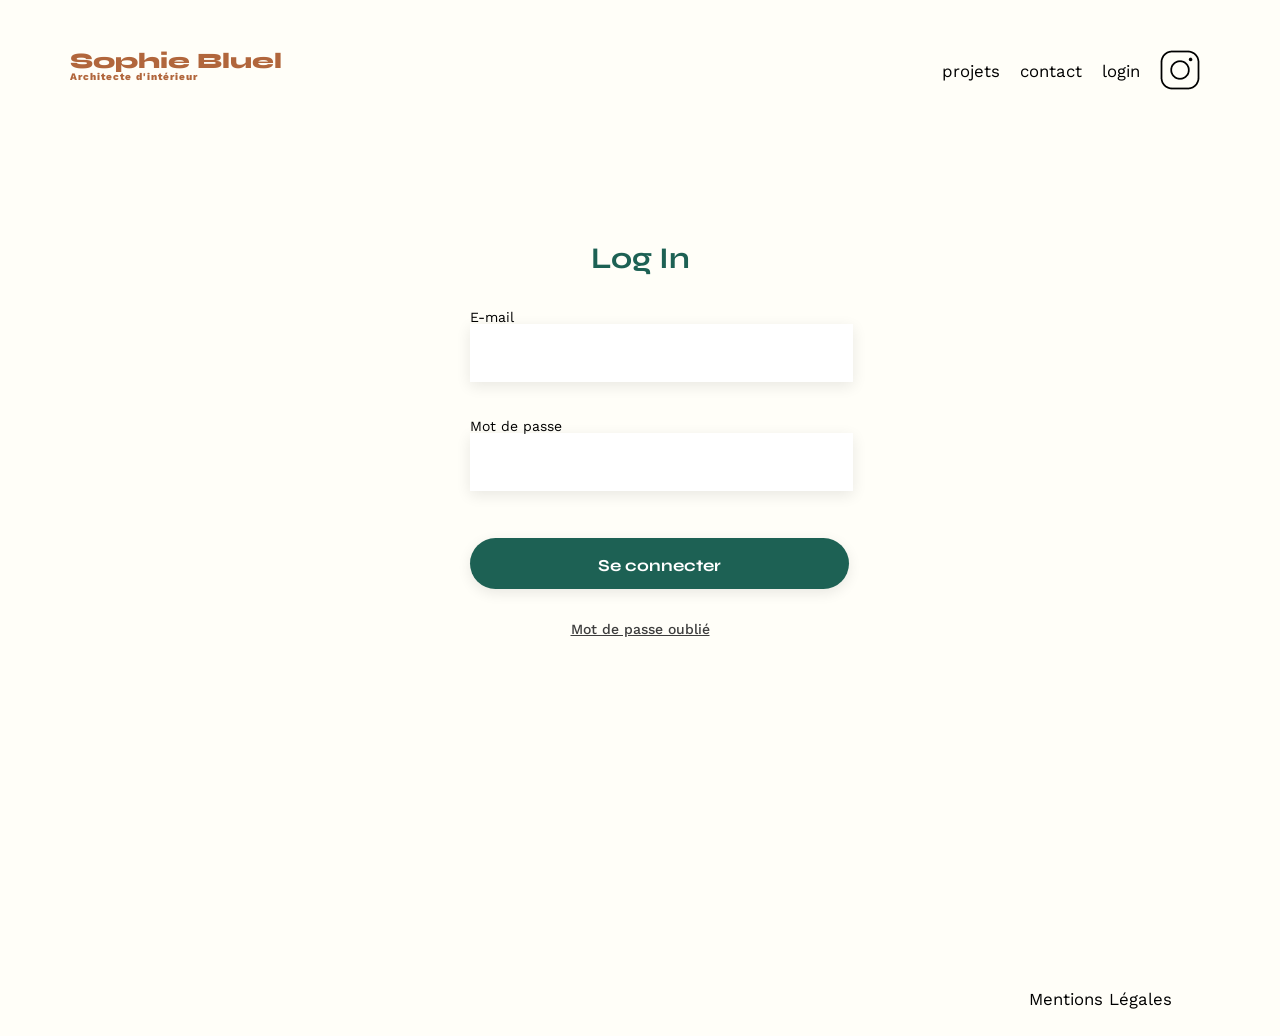
<file: FrontEnd/login.html>
<!DOCTYPE html>
<html lang="fr">
  <head>
    <meta charset="UTF-8" />
    <title>Sophie Bluel - Architecte d'intérieur</title>
    <meta name="viewport" content="width=device-width, initial-scale=1.0" />
    <link rel="preconnect" href="https://fonts.googleapis.com" />
    <link rel="preconnect" href="https://fonts.gstatic.com" crossorigin />
    <link
      href="https://fonts.googleapis.com/css2?family=Syne:wght@700;800&family=Work+Sans&display=swap"
      rel="stylesheet"
    />
    <meta name="description" content="" />
    <script src="login.js" defer></script>
    <link rel="stylesheet" href="./assets/style.css" />
  </head>
  <body>
    <header>
      <div id="en_tete">
        <h1>Sophie Bluel <span>Architecte d'intérieur</span></h1>
        <nav>
          <ul>
            <li>projets</li>
            <li>contact</li>
            <li>login</li>
            <li><img src="./assets/icons/instagram.png" alt="Instagram" /></li>
          </ul>
        </nav>
      </div>
    </header>
    <main>
      <section id="login">
        <h2>Log In</h2>

        <label for="email">E-mail</label>
        <input type="email" name="email" id="email" required />
        <label for="password">Mot de passe</label>
        <input type="password" name="password" id="password" required />
        <span id="login_error"></span>
        <input type="submit" id="se_connecter" value="Se connecter" />
        <a href="#" id="forgotPasswordLink">Mot de passe oublié</a>
      </section>
    </main>

    <footer>
      <nav>
        <ul>
          <li>Mentions Légales</li>
        </ul>
      </nav>
    </footer>
  </body>
</html>
</file>
<file: FrontEnd/assets/style.css>
/* http://meyerweb.com/eric/tools/css/reset/
   v2.0 | 20110126
   License: none (public domain)
*/

html, body, div, span, applet, object, iframe,
h1, h2, h3, h4, h5, h6, p, blockquote, pre,
a, abbr, acronym, address, big, cite, code,
del, dfn, em, img, ins, kbd, q, s, samp,
small, strike, strong, sub, sup, tt, var,
b, u, i, center,
dl, dt, dd, ol, ul, li,
fieldset, form, label, legend,
table, caption, tbody, tfoot, thead, tr, th, td,
article, aside, canvas, details, embed,
figure, figcaption, footer, header, hgroup,
menu, nav, output, ruby, section, summary,
time, mark, audio, video {
	margin: 0;
	padding: 0;
	border: 0;
	font-size: 100%;
	font: inherit;
	vertical-align: baseline;
	background-color: #FFFEF8;
}
/* HTML5 display-role reset for older browsers */
article, aside, details, figcaption, figure,
footer, header, hgroup, menu, nav, section {
	display: block;
}
body {
	line-height: 1;
}
ol, ul {
	list-style: none;
}
blockquote, q {
	quotes: none;
}
blockquote:before, blockquote:after,
q:before, q:after {
	content: '';
	content: none;
}
table {
	border-collapse: collapse;
	border-spacing: 0;
}
/** end reset css**/
body {
	max-width: 1140px;
	margin:auto;
	font-family: 'Work Sans' ;
	font-size: 14px;
}

section {
	margin: 50px 0
}

h1{
	display: flex;
	flex-direction: column;
	font-family: 'Syne';
	font-size: 22px;
	font-weight: 800;
	color: #B1663C
}

h1 > span {
	font-family: 'Work Sans';
	font-size:10px;
	letter-spacing: 0.1em;
;
}

h2{
	font-family: 'Syne';
	font-weight: 700;
	font-size: 30px;
	color: #1D6154
}
nav ul {
	display: flex;
	align-items: center;
	list-style-type: none;

}
nav li {
	padding: 0 10px;
	font-size: 1.2em;
}

li:hover {
	color: #B1663C;
}
#introduction {
	display: flex;
	align-items: center;
}
#introduction figure {
	flex: 1
}
#introduction img {
	display: block;
	margin: auto;
	width: 80%;
}

#introduction article {
	flex: 1
}
#introduction h2 {
	margin-bottom: 1em;
}

#introduction p {
	margin-bottom: 0.5em;
}
#portfolio h2 {
	text-align: center;
	margin-bottom: 1em;
}
.gallery {
	width: 100%;
	display: grid;
	grid-template-columns: 1fr 1fr 1fr;
	grid-column-gap: 20px;
	grid-row-gap: 20px;
}

.gallery img {
	width: 100%;

}
#contact {
	width: 50%;
	margin: auto;
}
#contact > * {
	text-align: center;
}
#contact h2{
	margin-bottom: 20px;
}
#contact form {
	text-align: left;
	margin-top:30px;
	display: flex;
	flex-direction: column;
}

#contact input {
	height: 50px;
	font-size: 1.2em;
	border: none;
	box-shadow: 0px 4px 14px rgba(0, 0, 0, 0.09);
}
#contact label {
	margin: 2em 0 1em 0;
}
#contact textarea {
	border: none;
	box-shadow: 0px 4px 14px rgba(0, 0, 0, 0.09);
}

input[type="submit"]{
	font-family: 'Syne';
	font-weight: 700;
	color: white;
	background-color: #1D6154;
	margin : 2em auto ;
	width: 180px;
	text-align: center;
	border-radius: 60px ;
}

footer nav ul {
	display: flex;
	justify-content: flex-end;
	margin: 2em
}

.filter {
	display: flex;
	flex-direction: row;
	gap: 20px;
	justify-content: center;	
}

.filter a {
	display: flex;
	justify-content: center;
    align-items: center;
    flex-wrap: wrap;
	font-size: 16px;
	margin-left: 5px;
	border-radius: 60px;
	border: 1px solid #1D6154;
	font-weight: 700;
	height: 37px;
	padding: 0 10px 0 10px;
	margin-bottom: 51px;
	font-family: 'Syne';
	text-decoration: none;
	color: #1D6154;
	cursor: pointer;
}

.filter .selected {
	background: #1D6154;
	color: #FFF;
}

#login h2 {
	margin-top: 150px;
	display: flex;
	justify-content: center;
}

#login label {
	display: flex;
	margin-left: 400px;
	margin-top: 37px;
}

#login input {
	display: flex;
	padding-top: 6px;
	margin-left: 400px;
	height: 50px;
	font-size: 1.2em;
	border: none;
	box-shadow: 0px 4px 14px rgba(0, 0, 0, 0.09);
	width: 379px;
	height: 51px;
}

#login #se_connecter {
	margin-top: 47px;
	display: flex;
	align-items: center;
	justify-content: center;
	cursor: pointer;
}

#login a {
	display: flex;
	justify-content: center;
	color: #3d3d3d;
	font-weight: 500;
	margin-bottom: 355px;
}
#loginLink {
	font-size: 16px;
	font-weight: 600;
}

#login_error {
	padding-top: 47px;
	display: flex;
	align-items: center;
	justify-content: center;
	color: #B1663C;
	font-size: 16px;
	font-weight: 800;
	display: none;
}
/*bandeau_edition index page*/
.bandeau_edition {
	display: flex;
	justify-content: center;
	align-items: center;
	height: 59px;
	background-color: black;
	color: white;
	width: 100%;
	position: fixed;
	top: 0;
	left: 0;
	margin-bottom: 38px;
}

.bandeau_edition .fa-regular {
	background-color: black;
	color: white;
	display: flex;
	justify-content: center;
	margin-right: 11px;
}

#edition {
	position: fixed;
	top: 0;
	left: 0;
	width: 100%;
	background-color: black;
	display: none;
	justify-content: center;
	align-items: center;
	gap: 12px;
	height: 60px;
}

#edition p, #edition i{
	background-color: black;
	color: white;

	font-size: 16px;
	font-weight: 400;
}

#en_tete /* Anciennement Header */ {
	display: flex;
	justify-content: space-between;
	margin: 50px 0
}

#en_tete ul a {
	text-decoration: none;
	color: black;
}

/**MODALE**/
#modal1, #modal2 {
	position: fixed;
	left: 0;
	top: 0;
	width: 100%;
	height: 100%;
	background: rgba(0,0,0,0.3);
	display: flex;
	align-items: center;
	justify-content: center;
}
h2 #modif_projet {
	color : black;
	font-size: 14px;
	font-weight: 400;
	margin-left: 31px;
	display: none;
	text-decoration: none;
	font-family: 'Work Sans';
}

#modif_projet .fa-regular {
	margin-right: 10px;
}

#modal1{
	position: fixed;
	left: 0;
	top: 0;
	width: 100%;
	height: 100%;
	background: rgba(0,0,0,0.3);
	display: flex;
	align-items: center;
	justify-content: center;
}

.modal-wrapper,.modal-wrapper-new{
	display: flex;
	justify-content: end;
	width: 630px;
	height: 688px;
	border-radius: 10px;
	background-color: white;
	flex-direction: column;
	justify-content: flex-start;
	margin-top: 10px;
}

.title {
    width: 100%;
    height: 40px;
	background-color: white;
}


.top1 {
	display: flex;
	justify-content: flex-end;
	margin-top: 10px;
	background-color: white;
}

.js-modal-close-1 {
	background-color: white;
	border: none;
	margin-top: 26px;
	margin-right: 30px;
	cursor: pointer;
	font-size: 18px;
}

.js-modal-close-new {
	background-color: white;
	border: none;
	margin-top: 26px;
	margin-right: 30px;
	cursor: pointer;
	font-size: 18px;
}

.js-modal-close-new {
	position:relative;
}


.modal-back {
	background-color: white;
	border: none;
	margin-top: 26px;
	margin-left: 30px;
	
	height: 24px;
}

.modal-back .fa-solid {
	display: flex;
	cursor: pointer;
	font-size: 21px;
	background-color: white;
}

.modal-gallery {
	padding: 1px 99px 36px 105px;
	display: grid;
	grid-template-columns: repeat(5, 1fr);
	column-gap: 9px;
	border-radius: 10px;
	background-color: white;
}

.modal-gallery figure {
	position: relative;
	Width: 78.63px;
	Height: 139.87px;
	background-color: white;
}
.modal-gallery img{
	width: 76.61px;
	height: 102.57px;
	margin-top: 35px;
}

.modal-gallery figcaption{
	display:none;
}

.modal-wrapper h3 {
	position: absolute;
	height: 30px;
	margin-top: 10px;
	display: flex;
	justify-content: center;
	font-size: 26px;
	width: 630px;
	background-color: white;
}


.modal-wrapper-new h3{
	justify-content: center;
	font-size: 26px;
	width: 630px;
	display: flex;
	margin-top: 10px;
	background-color: white;
}

#separation1 {
	display: flex;
	background-color: #b3b3b3;
	height: 1px;
	width: 420px;
	margin-left: 105px;
}
#ajout_projet {
	display: flex;
	justify-content: center;
	align-items: center;
	margin-top: 38px;
	margin-left: 195px;
	background: #1D6154;
	border-radius: 60px;
	color: white;
	font-family: 'Syne';
	font-weight: 700;
	font-size: 14px;
	border: none;
	width: 237px;
	height: 36px;
	cursor: pointer;
	text-decoration: none;
}
.fa-trash-can {
	display: flex;
	justify-content: center;
	align-items: center;
	font-size: 9px;
	color: white;
	width: 17px;
	height: 17px;
	background-color: black;
	border-radius: 2px;
	position: relative;
	bottom: 98px;
	left: 54.14px;
	cursor: pointer;
}


.modal-new-photo-form {
	display: flex;
	width: 420px;
	flex-direction: column;
	background-color: white;
}

.form {
	width: 630px;
	display: flex;
	justify-content: center;
	align-items: center;
	flex-direction: column;
	background-color: white;
}

.input-titre {
	margin-top: 10px;
	margin-bottom: 21px;
	height: 51px;
	border: none;
	box-shadow: 0px 4px 14px rgba(0, 0, 0, 0.09);
	background-color: white;
}

.select-category {
	margin-top: 10px;
	height: 51px;
	border: none;
	box-shadow: 0px 4px 14px rgba(0, 0, 0, 0.09);
	background-color: white;
}

.button-submit {
	margin-top: 32px;
	border-radius: 60px;
	border: none;
	height: 36px;
	width: 237px;
	color: white;
	background-color: #A7A7A7;
	margin-left: 80px;
	font-family: "Syne";
	font-size: 14px;
}

#separation2 {
	display: flex;
	background-color: #b3b3b3;
	height: 1px;
	width: 420px;
	margin-top: 47px;
	}

	.precision {
		background-color: #E8F1F7;
		font-size: 10px;
		display: flex;
		justify-content: center;
		margin-top: 7px;
		font-family: "Work Sans";
	}
	
	.picture-selection{
		background-color: #E8F1F6;
	}
	
	#picture-preview {
		display: none;
		max-width: 129px;
		max-height: 193px;
	}

	.fa-image {
		font-size: 76px;
		color: #B9C5CC;
		display: flex;
		justify-content: center;
		margin-top: 13px;
		width: 100%;
		background-color: #E8F1F6;
	}

	.button-add-photo {
		border-radius: 60px;
		background-color: #CBD6DC;
		border: none;
		height: 36px;
		width: 173px;
		color: #306685;
		font-size: 14px;
		margin-top: 6px;
		cursor: pointer;
	}

	.modal-new-photo-form label,
.modal-new-photo-form div,
.top div,
.top i {
	background-color: white;
}

.top1 {
	display: flex;
	justify-content: flex-end;
	margin-top: 10px;
	background-color: white;
}

.top2 {
	display:flex;
	justify-content: space-between;
	margin-top: 10px;
	background-color: white;
}

modal-new-photo-form {
	display: flex;
	width: 420px;
	flex-direction: column;
	background-color: white;
}

.modal-new-photo {
	display: flex;
	width: 420px;
	height: 169px;
	margin: 36px 0 9px 0;
	background-color: #E8F1F7;
	border-radius: 3px;
	margin-bottom: 30px;
	flex-direction: column;
	align-items: center;
}
</file>
